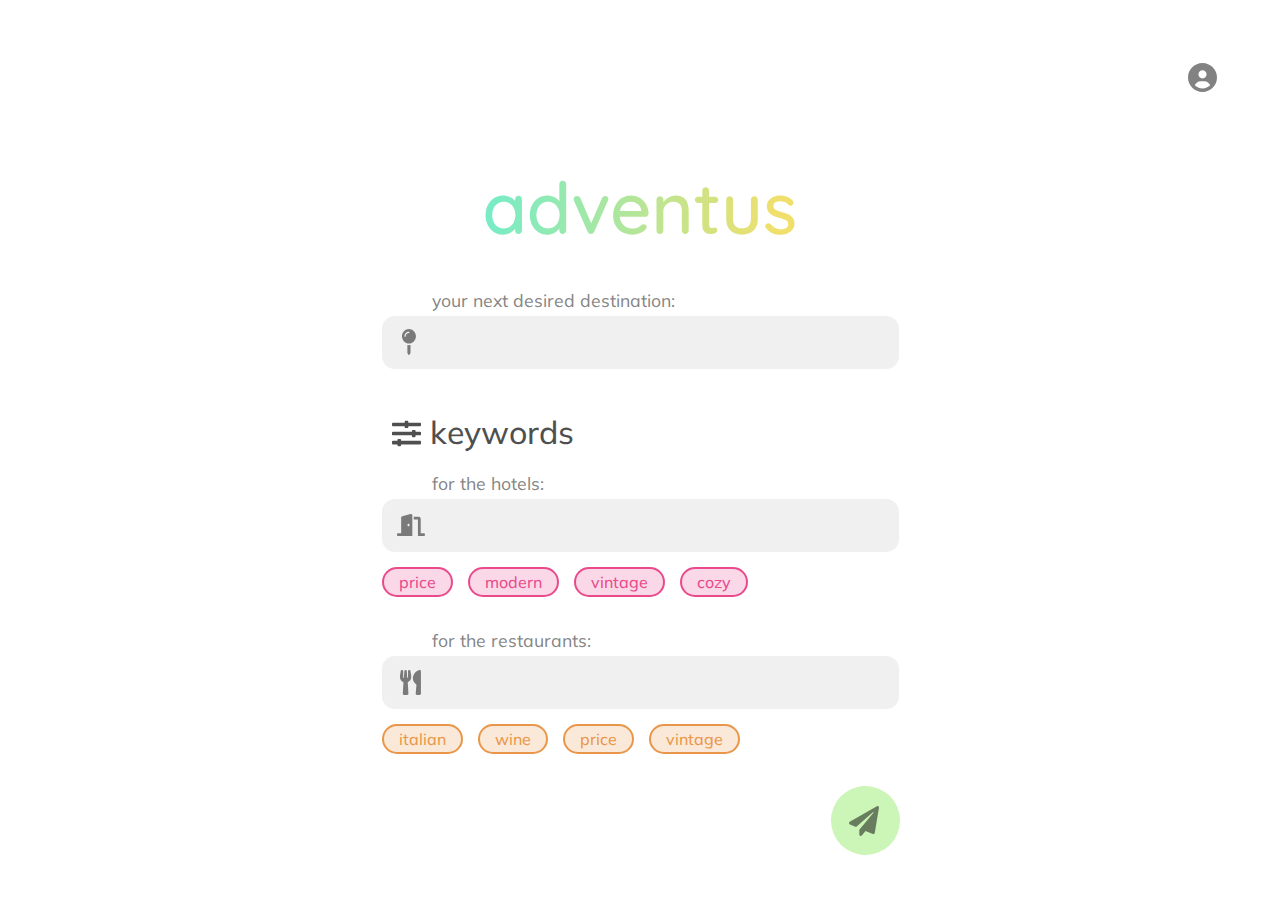
<file: index.html>
<!DOCTYPE html>
<head>
    <link rel="stylesheet" href="css/style.css?v=18">
    <link rel="icon" href="drawables/favicon.png">
    <link rel="manifest" href="/manifest.json?v=5">
    <link rel="apple-touch-icon" href="drawables/ios-favicon.png">
    <script src="js/jquery-3.6.0.min.js"></script>
    <script src="js/adventus-common.js?v=4"></script>
    <meta charset="UTF-8">
    <meta name="viewport" content="width=device-width, initial-scale=0.8, user-scalable=no">
    <meta http-equiv="cache-control" content="max-age=0" />
    <meta http-equiv="cache-control" content="no-store" />
    <meta http-equiv="expires" content="-1" />
    <meta http-equiv="expires" content="Tue, 01 Jan 1980 1:00:00 GMT" />
    <meta http-equiv="pragma" content="no-cache" />
    <title>Adventus</title>
</head>
<body>
    <a href="#" id="actionbar-info" class="actionbar-info" onclick="$('.user-menu').toggleClass('element-hidden'); $('.cover-main-content').toggleClass('element-visible'); return false;"></a>
    <div class="cover-main-content" onclick="$('#user-menu').addClass('element-hidden'); $('.cover-main-content').removeClass('element-visible');"></div>

    <div class="user-menu element-hidden" id="user-menu">
        <input id="login-email" type="email" placeholder="E-mail" class="login-input">
        <input id="login-password" type="password" placeholder="Password" class="login-input">
        <button onclick="login();" class="login-button" style="margin-right: 4px;">Login</button>
        <button onclick="location.href='/register';" class="login-button" style="margin-left: 7.5px;">Register</button>
        <div style="text-align: center; width: 100%; margin-top: 4px; color: rgb(104, 104, 104);"><a href="/forgot_password" style="font-size: 0.8em;">Forgot Password?</a></div>
    </div>

    <div class="landing-container landing-neg-space" id="landing-container">
        <div class="center-h" style="margin-bottom: 50px;">
            <img src="drawables/adventus.svg" id="main-logo" onclick="hideResults(); return false;" />
        </div>

        <div id="page-zero">
            <label for="textbox-dest" style="margin-left: 92px; font-size: 1.1em; color: #0000007d;">
                your next desired destination:
            </label>
            <div class="center-h autocomplete" style="margin-top: 5px;">
                <input type="text" id="textbox-dest" class="textbox-dest" autocomplete="off" />
            </div>

            <div style="margin-bottom: -22px;" class="keywords">
                <img src="drawables/sliders-h-solid.svg" style="margin-top: 50px; vertical-align:middle; margin-bottom: 46px;" />
                <p style="font-size: 2em; vertical-align:middle; display:inline; margin-left: 5px; color: #000000b0;">keywords</p>
            </div>
            <div style="margin-bottom: 32px;">
                <label for="textbox-prefhotel" style="margin-left: 92px; font-size: 1.1em; color: #0000007d;">
                    for the hotels:
                </label>
                <div class="center-h" style="margin-top: 5px; margin-bottom: 15px;">
                    <input type="text" id="textbox-prefhotel" class="textbox-prefhotel" />
                </div>
                <div style="display: flex;" class="suggestions">
                    <div class="suggestion sg-purple">price</div>
                    <div class="suggestion sg-purple">modern</div>
                    <div class="suggestion sg-purple">vintage</div>
                    <div class="suggestion sg-purple">cozy</div>
                </div>
            </div>

            <div style="margin-bottom: 32px;">
                <label for="textbox-prefrestaurant" style="margin-left: 92px; font-size: 1.1em; color: #0000007d;">
                    for the restaurants:
                </label>
                <div class="center-h" style="margin-top: 5px; margin-bottom: 15px;">
                    <input type="text" id="textbox-prefrestaurant" class="textbox-prefrestaurant" />
                </div>
                <div style="display: flex;" class="suggestions">
                    <div class="suggestion sg-orange">italian</div>
                    <div class="suggestion sg-orange">wine</div>
                    <div class="suggestion sg-orange">price</div>
                    <div class="suggestion sg-orange">vintage</div>
                </div>
            </div>

            <div style="display: flex; float: right; margin-right: 40px; margin-bottom: 55px;" id="search-button">
                <div id="search-text-bg" onclick="displayResults();"><p id="search-text">search</p></div>
                <a href="#" onclick="displayResults(); return false;"><img src="drawables/fab_send.svg" id="search-icon" /></a>
            </div>
        </div>
    </div>

    <div id="results-page">
        <a href="#" class="actionbar-back" onclick="hideResults(); return false;"></a>
        <div id="results-contents">
            <p id="location-label"></p>
            <div class="category-tabs">
                <a href="#" id="tab-hotels" class="category-tab tab-selected" onclick="loadTab('hotels'); return false;">HOTELS</a>
                <a href="#" id="tab-restaurants" class="category-tab" onclick="loadTab('restaurants'); return false;">RESTAURANTS</a>
            </div>
            <div id="loading-indicator">
                <div class="lds-ellipsis"><div></div><div></div><div></div><div></div></div>
                <p style="margin-bottom: 17.5px" id="loading-text">Comparing the best rated objects for your desired destination...</p>
            </div>
            <div id="object-container"></div>
        </div>
    </div>

    <script defer>
        let params = new URLSearchParams(location.search);
        
        var locationQuery = params.get("q");
        var hotelPrefs = params.get("hotels");
        var restaurantPrefs = params.get("restaurants");

        $('#textbox-dest').val(locationQuery);
        $('#textbox-prefhotel').val(hotelPrefs);
        $('#textbox-prefrestaurant').val(restaurantPrefs);

        if (locationQuery != null && locationQuery.length > 0) displayResults();

        authenticate();

        function setQueryVars() {
            locationQuery = $('#textbox-dest').val().replaceAll('/', ' ').replaceAll('\\', ' ');
            $('#location-label').text(locationQuery);
            hotelPrefs = $('#textbox-prefhotel').val().replaceAll('/', ' ').replaceAll('\\', ' ');
            restaurantPrefs = $('#textbox-prefrestaurant').val().replaceAll('/', ' ').replaceAll('\\', ' ');
        }

        var hotelsDom = '';
        var restaurantsDom = '';
        var resultsFound = false;
        var shouldLoadRestaurants = false;
        var loggedIn = false;
        var timeoutError;
        function displayResults() {
            hotelsDom = '';
            restaurantsDom = '';

            $('#landing-container').addClass('landing-hidden');
            $('#results-page').addClass('results-shown');
            setTimeout(function () {
                $('#landing-hidden').css('display', 'none');
            }, 500);
            setTimeout(function () {
                $('#search-button').css('display', 'none');
            }, 370);

            setQueryVars();
            window.history.pushState('data', "Adventus", 'index.html?q=' + locationQuery + '&hotels=' + hotelPrefs + '&restaurants=' + restaurantPrefs);

            var locationSplit = locationQuery.split(',').map(function (s) {return s.trim()});
            var city = locationSplit.slice(0, -1).join(',');
            var country = locationSplit.slice(-1);
            resultsFound = false;

            timeoutError = setTimeout(function() {
                if (resultsFound == false) {
                    $('#loading-indicator').addClass('element-hidden');
                }
            }, 10000);
            
            $.getJSON(serverUrl + 'findhotels/customsearch/' + locationQuery + '/' + hotelPrefs + '/?format=json', function(data) {
                $('#loading-indicator').addClass('element-hidden');
                clearTimeout(timeoutError);
                setTimeout(function() {
                    for (let hotel of data) {
                        resultsFound = true;
                        let starRatingHtml = '<div class="obj-star-ratings">';
                        for (let i = 0; i < hotel['starRating']; i++)
                        {
                            starRatingHtml += '<img src="drawables/star_icon.svg" style="height: 15px; margin-right: 20px;">';
                        }
                        if (hotel['starRating'] == null) 
                        {
                            starRatingHtml += '<img src="drawables/star_icon.svg" style="height: 15px; margin-right: 20px; opacity: 0;">';
                        }
                        starRatingHtml += '</div>';
                        let picUrl = hotel['linkToBookingPic'];
                        if (picUrl === "") picUrl = 'drawables/star_icon.svg" style="opacity: 0;';
                        let htmlDom = '<a href="' + hotel['bookingLink'] + '" target="_blank"><div class="result-card"><img src="' + picUrl + '" class="obj-thumb"><div class="obj-description"><p style="font-weight: bold; font-size: 1.6em; text-overflow: ellipsis; overflow: hidden; width: auto; height: 1.3em; white-space: nowrap;">' + hotel['name'] + '</p>' + starRatingHtml + '<a href="#" class="like-button" onclick="likeHotel(' + hotel['id'] + '); return false;"><img src="drawables/heart-' + (favHotels.includes(hotel['id']) ? 'on' : 'off') + '.svg" id="like_img_' + hotel['id'] + '"></a><img src="drawables/booking_redirect_button_mac.png?v=2" height="23px"></div></div></a>';
                        if (shouldLoadRestaurants == false) $('#object-container').append(htmlDom);
                        hotelsDom += htmlDom;
                    }
                }, 300);
            });

            $.getJSON(serverUrl + 'findrestaurants/customsearch/' + locationQuery + '/' + restaurantPrefs + '/?format=json', function(data) {
                for (let restaurant of data) {
                    resultsFound = true;
                    let starRatingHtml = '<div class="obj-star-ratings">';
                    starRatingHtml += '<img src="drawables/star_icon.svg" style="height: 15px; margin-right: 20px; opacity: 0;">';
                    starRatingHtml += '</div>';
                    let picUrl = restaurant['linkToTripadvisorPic'];
                    if (picUrl === "") picUrl = 'drawables/star_icon.svg" style="opacity: 0;';
                    let htmlDom = '<a href="' + restaurant['tripadvisorLink'] + '" target="_blank"><div class="result-card"><img src="' + picUrl + '" class="obj-thumb"><div class="obj-description"><p style="font-weight: bold; font-size: 1.6em; text-overflow: ellipsis; overflow: hidden; width: auto; height: 1.3em; white-space: nowrap;">' + restaurant['name'] + '</p>' + starRatingHtml + '<a href="#" class="like-button" onclick="likeRestaurant(' + restaurant['id'] + '); return false;"><img src="drawables/heart-' + (favRestaurants.includes(restaurant['id']) ? 'on' : 'off') + '.svg" id="like_rst_img_' + restaurant['id'] + '"></a><img src="drawables/tripadvisor_redirect_button.png" height="23px"></div></div></a>';
                    restaurantsDom += htmlDom;
                }
                if (shouldLoadRestaurants == true) $('#object-container').append(restaurantsDom);
            });
        }
        function loadTab(selectedTab) {
            $('#location-label').text(locationQuery);
            if (selectedTab == 'hotels') {
                $('#tab-hotels').addClass('tab-selected');
                $('#tab-restaurants').removeClass('tab-selected');
                $('#object-container').html(hotelsDom);
                shouldLoadRestaurants = false;
            }
            else if (selectedTab == 'restaurants') {
                $('#tab-hotels').removeClass('tab-selected');
                $('#tab-restaurants').addClass('tab-selected');
                $('#object-container').html(restaurantsDom);
                shouldLoadRestaurants = true;
                if (restaurantsDom === "") 
                {
                    $('#loading-indicator').removeClass('element-hidden');
                    displayResults();
                }
            }

        }
        function hideResults() {
            $('#landing-container').removeClass('landing-hidden');
            $('#results-page').removeClass('results-shown');
            $('#loading-indicator').removeClass('element-hidden');
            $('#search-button').css('display', 'flex');
            shouldLoadRestaurants = false;
            setTimeout(function () {
                $('#landing-hidden').css('display', 'block');
                $('#results-contents').html('<p id="location-label"></p><div class="category-tabs"><a href="#" id="tab-hotels" class="category-tab tab-selected" onclick="loadTab(\'hotels\'); return false;">HOTELS</a><a href="#" id="tab-restaurants" class="category-tab" onclick="loadTab(\'restaurants\'); return false;">RESTAURANTS</a></div><div id="loading-indicator"><div class="lds-ellipsis"><div></div><div></div><div></div><div></div></div><p style="margin-bottom: 17.5px" id="loading-text">Comparing the best rated hotels for your desired destination...</p></div><div id="object-container"></div>');
            }, 500);
        }
        function login() {
            let email = $('#login-email').val();
            let password = $('#login-password').val();

            $.post(serverUrl + 'api/token/', { 'email': email, 'password': password }, function(data, textStatus) {
                setCookie('user_tkn', data['access'], 7);
                authenticate();
            }, "json").fail(function (xhr, status, error) {
                alert(JSON.parse(xhr.responseText).detail);
            });
        }
        
        var favHotels = [];
        var favRestaurants = [];
        function authenticate(mandatoryCheck = true) {
            if (mandatoryCheck) {
                $.ajax({url: serverUrl + 'profile/', type: 'GET', data: {}, beforeSend: function (xhr) {
                    xhr.setRequestHeader('Authorization', 'Bearer ' + getCookie('user_tkn'));
                }, success: function(data, textStatus) {
                    loggedIn = true;
                    $('.user-menu').html(generateUserMenu(data['first_name'], data['last_name']));
                    setCookie('is_business', data['isBusinessClient'], 7);
                    setCookie('user_first_name', data['first_name'], 7);
                    setCookie('user_last_name', data['last_name'], 7);
                    $.ajax({url: serverUrl + 'favourite_hotels/', type: 'GET', data: {}, beforeSend: function (xhr) {
                        xhr.setRequestHeader('Authorization', 'Bearer ' + getCookie('user_tkn'));
                    }, success: function(data, textStatus) {
                        for (let hotel of data) {
                            favHotels.push(hotel['id']);
                        }
                    }});
                    $.ajax({url: serverUrl + 'favourite_restaurants/', type: 'GET', data: {}, beforeSend: function (xhr) {
                        xhr.setRequestHeader('Authorization', 'Bearer ' + getCookie('user_tkn'));
                    }, success: function(data, textStatus) {
                        for (let restaurant of data) {
                            favRestaurants.push(restaurant['id']);
                        }
                    }});
                }, fail: function(xhr, status, error) {
                    authenticated = false;
                    return;
                }});
            }
            if (mandatoryCheck == false) { $('.user-menu').html(generateUserMenu(getCookie('user_first_name'), getCookie('user_last_name'))); loggedIn = true; }
        }
        function likeHotel(id) {
            if (loggedIn == false) {
                alert('You must be logged in to like an object.');
                return;
            }
            if (favHotels.includes(id)) {
                $.ajax({url: serverUrl + 'remove_from_favourites/', type: 'POST', data: { 'obj_id': id }, beforeSend: function (xhr) {
                    xhr.setRequestHeader('Authorization', 'Bearer ' + getCookie('user_tkn'));
                }, success: function(data, textStatus) {
                    $('#like_img_' + id).attr('src', 'drawables/heart-off.svg');
                    favHotels = favHotels.filter(e => e !== id);
                }, fail: function (xhr, status, error) {
                    alert(JSON.parse(xhr.responseText).detail);
                }});
            }
            else {
                $.ajax({url: serverUrl + 'add_to_favourites/', type: 'POST', data: { 'obj_id': id }, beforeSend: function (xhr) {
                    xhr.setRequestHeader('Authorization', 'Bearer ' + getCookie('user_tkn'));
                }, success: function(data, textStatus) {
                    $('#like_img_' + id).attr('src', 'drawables/heart-on.svg');
                    favHotels.push(id);
                }, fail: function (xhr, status, error) {
                    alert(JSON.parse(xhr.responseText).detail);
                }});
            }
        }
        function likeRestaurant(id) {
            if (loggedIn == false) {
                alert('You must be logged in to like an object.');
                return;
            }
            if (favRestaurants.includes(id)) {
                $.ajax({url: serverUrl + 'remove_from_favourite_restaurants/', type: 'POST', data: { 'obj_id': id }, beforeSend: function (xhr) {
                    xhr.setRequestHeader('Authorization', 'Bearer ' + getCookie('user_tkn'));
                }, success: function(data, textStatus) {
                    $('#like_rst_img_' + id).attr('src', 'drawables/heart-off.svg');
                    favRestaurants = favRestaurants.filter(e => e !== id);
                }, fail: function (xhr, status, error) {
                    alert(JSON.parse(xhr.responseText).detail);
                }});
            }
            else {
                $.ajax({url: serverUrl + 'add_to_favourite_restaurants/', type: 'POST', data: { 'obj_id': id }, beforeSend: function (xhr) {
                    xhr.setRequestHeader('Authorization', 'Bearer ' + getCookie('user_tkn'));
                }, success: function(data, textStatus) {
                    $('#like_rst_img_' + id).attr('src', 'drawables/heart-on.svg');
                    favRestaurants.push(id);
                }, fail: function (xhr, status, error) {
                    alert(JSON.parse(xhr.responseText).detail);
                }});
            }
        }
        $('.sg-purple').click(function() {
            var newHotelPrefs = $('#textbox-prefhotel').val();
            if (newHotelPrefs.length > 0 && !newHotelPrefs.endsWith(" ")) newHotelPrefs += " ";
            newHotelPrefs += $(this).text();
            $('#textbox-prefhotel').val(newHotelPrefs);
        });
        $('.sg-orange').click(function() {
            var newRestaurantPrefs = $('#textbox-prefrestaurant').val();
            if (newRestaurantPrefs.length > 0 && !newRestaurantPrefs.endsWith(" ")) newRestaurantPrefs += " ";
            newRestaurantPrefs += $(this).text();
            $('#textbox-prefrestaurant').val(newRestaurantPrefs);
        });
        $('#page-zero').keydown(function(event) {
            if (event.keyCode === 13) {
                displayResults();
            }
        });
        $('.user-menu').keydown(function(event) {
            if (event.keyCode === 13) {
                login();
            }
        });
        window.addEventListener('mousedown', function(e){   
            if (!(document.getElementById('user-menu').contains(e.target) || document.getElementById('actionbar-info').contains(e.target)) && !($('#user-menu').hasClass('element-hidden'))) {
                $('#user-menu').addClass('element-hidden');
                $('.cover-main-content').removeClass('element-visible');
            }
        });
        window.addEventListener('touchend', function(e){   
            if (!(document.getElementById('user-menu').contains(e.target) || document.getElementById('actionbar-info').contains(e.target)) && !($('#user-menu').hasClass('element-hidden'))) {
                $('#user-menu').addClass('element-hidden');
                $('.cover-main-content').removeClass('element-visible');
            }
            if (document.getElementById('search-button').contains(e.target)) {
                displayResults();
            }
        });

    </script>
</body>
</file>
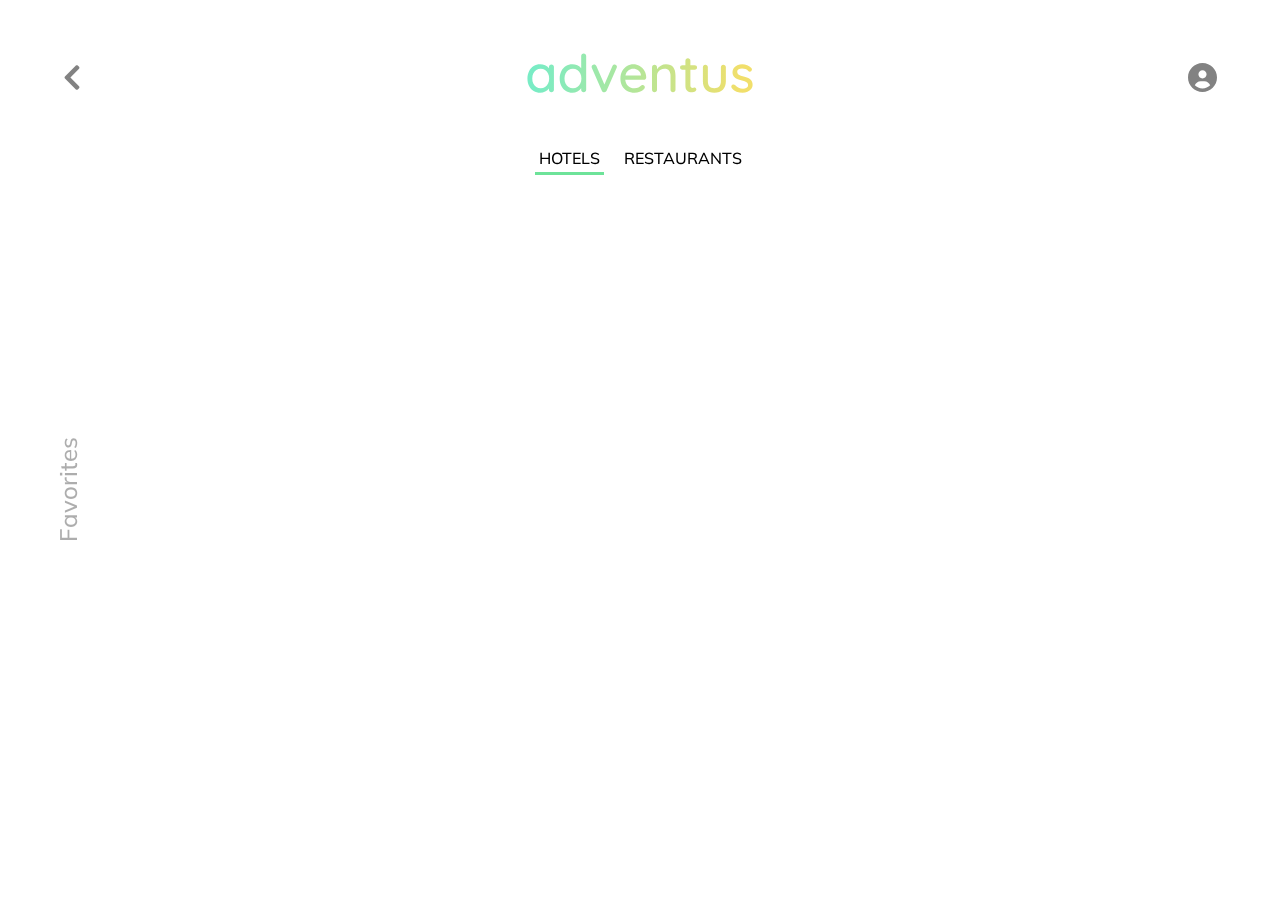
<file: favorites.html>
<!DOCTYPE html>
<head>
    <link rel="stylesheet" href="css/style.css?v=17">
    <link rel="icon" href="drawables/favicon.png">
    <link rel="manifest" href="/manifest.json?v=5">
    <link rel="apple-touch-icon" href="drawables/ios-favicon.png">
    <script src="js/jquery-3.6.0.min.js"></script>
    <script src="js/adventus-common.js?v=4"></script>
    <meta charset="UTF-8">
    <meta name="viewport" content="width=device-width, initial-scale=0.8, user-scalable=no">
    <meta http-equiv="cache-control" content="max-age=0" />
    <meta http-equiv="cache-control" content="no-store" />
    <meta http-equiv="expires" content="-1" />
    <meta http-equiv="expires" content="Tue, 01 Jan 1980 1:00:00 GMT" />
    <meta http-equiv="pragma" content="no-cache" />
    <title>Adventus</title>
</head>
<body>
    <a href="#" class="actionbar-back" onclick="history.back(); return false;" style="opacity: 1; display: block;"></a>
    <a href="#" id="actionbar-info" class="actionbar-info" onclick="$('.user-menu').toggleClass('element-hidden'); $('.cover-main-content').toggleClass('element-visible'); return false;"></a>
    <div class="cover-main-content" onclick="$('#user-menu').addClass('element-hidden'); $('.cover-main-content').removeClass('element-visible');"></div>
    <div class="user-menu element-hidden" id="user-menu"></div>

    <div class="landing-hidden landing-neg-space" id="landing-container">
        <div class="center-h" style="margin-bottom: 50px;">
            <img src="drawables/adventus.svg" id="main-logo" onclick="location.href='/'; return false;" />
        </div>


        <div id="results-page">
            <div id="results-contents" style="margin-top: 0; ">
                <p id="location-label">Favorites</p>
                <div class="category-tabs">
                    <a href="#" id="tab-hotels" class="category-tab tab-selected" onclick="loadTab('hotels'); return false;">HOTELS</a>
                    <a href="#" id="tab-restaurants" class="category-tab" onclick="loadTab('restaurants'); return false;">RESTAURANTS</a>
                </div>
                <div id="object-container" style="margin-top: 6.55em;"></div>
            </div>
        </div>

    </div>

    <script defer>
        authenticate();

        function login() {
            let email = $('#login-email').val();
            let password = $('#login-password').val();

            $.post(serverUrl + 'api/token/', { 'email': email, 'password': password }, function(data, textStatus) {
                setCookie('user_tkn', data['access'], 7);
                authenticate();
            }, "json").fail(function (xhr, status, error) {
                alert(JSON.parse(xhr.responseText).detail);
            });
        }
        
        var hotelsDom = '';
        var restaurantsDom = '';
        var favHotels = [];
        var favRestaurants = [];
        function authenticate() {
            $('#results-page').addClass('results-shown');

            $.ajax({url: serverUrl + 'profile/', type: 'GET', data: {}, beforeSend: function (xhr) {
                xhr.setRequestHeader('Authorization', 'Bearer ' + getCookie('user_tkn'));
            }, success: function(data, textStatus) {
                $('.user-menu').html(generateUserMenu(data['first_name'], data['last_name']));

                let hotelsFound = false;
                $.ajax({url: serverUrl + 'favourite_hotels/', type: 'GET', data: {}, beforeSend: function (xhr) {
                    xhr.setRequestHeader('Authorization', 'Bearer ' + getCookie('user_tkn'));
                }, success: function(data, textStatus) {
                    for (let hotel of data) {
                        favHotels.push(hotel['id']);
                        hotelsFound = true;
                        let starRatingHtml = '<div class="obj-star-ratings">';
                        for (let i = 0; i < hotel['starRating']; i++)
                        {
                            starRatingHtml += '<img src="drawables/star_icon.svg" style="height: 15px; margin-right: 20px;">';
                        }
                        if (hotel['starRating'] == null) 
                        {
                            starRatingHtml += '<img src="drawables/star_icon.svg" style="height: 15px; margin-right: 20px; opacity: 0;">';
                        }
                        starRatingHtml += '</div>';
                        let picUrl = hotel['linkToBookingPic'];
                        if (picUrl === "") picUrl = 'drawables/star_icon.svg" style="opacity: 0;';
                        hotelsDom += '<a href="' + hotel['bookingLink'] + '" target="_blank"><div class="result-card"><img src="' + picUrl + '" class="obj-thumb"><div class="obj-description"><p style="font-weight: bold; font-size: 1.6em; text-overflow: ellipsis; overflow: hidden; width: auto; height: 1.3em; white-space: nowrap;">' + hotel['name'] + '</p>' + starRatingHtml + '<a href="#" class="like-button" onclick="likeHotel(' + hotel['id'] + '); return false;"><img src="drawables/heart-' + (favHotels.includes(hotel['id']) ? 'on' : 'off') + '.svg" id="like_img_' + hotel['id'] + '"></a><img src="drawables/booking_redirect_button_mac.png?v=2" height="23px"></div></div></a>';
                    }
                    if (hotelsFound == false) {
                        hotelsDom.append('<p style="text-align: center; color: rgba(0, 0, 0, 0.32); font-size: 1.5em;">No favorite hotels found</p>');
                    }
                    $('#object-container').html(hotelsDom);
                }});

                let restaurantsFound = false;
                $.ajax({url: serverUrl + 'favourite_restaurants/', type: 'GET', data: {}, beforeSend: function (xhr) {
                    xhr.setRequestHeader('Authorization', 'Bearer ' + getCookie('user_tkn'));
                }, success: function(data, textStatus) {
                    for (let restaurant of data) {
                        favRestaurants.push(restaurant['id']);
                        restaurantsFound = true;
                        let starRatingHtml = '<div class="obj-star-ratings">';
                        for (let i = 0; i < restaurant['starRating']; i++)
                        {
                            starRatingHtml += '<img src="drawables/star_icon.svg" style="height: 15px; margin-right: 20px;">';
                        }
                        if (restaurant['starRating'] == null) 
                        {
                            starRatingHtml += '<img src="drawables/star_icon.svg" style="height: 15px; margin-right: 20px; opacity: 0;">';
                        }
                        starRatingHtml += '</div>';
                        let picUrl = restaurant['linkToTripadvisorPic'];
                        if (picUrl === "") picUrl = 'drawables/star_icon.svg" style="opacity: 0;';
                        restaurantsDom += '<a href="' + restaurant['tripadvisorLink'] + '" target="_blank"><div class="result-card"><img src="' + picUrl + '" class="obj-thumb"><div class="obj-description"><p style="font-weight: bold; font-size: 1.6em; text-overflow: ellipsis; overflow: hidden; width: auto; height: 1.3em; white-space: nowrap;">' + restaurant['name'] + '</p>' + starRatingHtml + '<a href="#" class="like-button" onclick="likeHotel(' + restaurant['id'] + '); return false;"><img src="drawables/heart-' + (favRestaurants.includes(restaurant['id']) ? 'on' : 'off') + '.svg" id="like_img_' + restaurant['id'] + '"></a><img src="drawables/tripadvisor_redirect_button.png" height="23px"></div></div></a>';
                    }
                    if (restaurantsFound == false) {
                        restaurantsDom.append('<p style="text-align: center; color: rgba(0, 0, 0, 0.32); font-size: 1.5em;">No favorite restaurants found</p>');
                    }
                }});
            }, fail: function(xhr, status, error) {
                location.href = '/';
            }});
        }
        function likeHotel(id) {
            if (favHotels.includes(id)) {
                $.ajax({url: serverUrl + 'remove_from_favourites/', type: 'POST', data: { 'obj_id': id }, beforeSend: function (xhr) {
                    xhr.setRequestHeader('Authorization', 'Bearer ' + getCookie('user_tkn'));
                }, success: function(data, textStatus) {
                    $('#like_img_' + id).attr('src', 'drawables/heart-off.svg');
                    favHotels = favHotels.filter(e => e !== id);
                }, fail: function (xhr, status, error) {
                    alert(JSON.parse(xhr.responseText).detail);
                }});
            }
            else {
                $.ajax({url: serverUrl + 'add_to_favourites/', type: 'POST', data: { 'obj_id': id }, beforeSend: function (xhr) {
                    xhr.setRequestHeader('Authorization', 'Bearer ' + getCookie('user_tkn'));
                }, success: function(data, textStatus) {
                    $('#like_img_' + id).attr('src', 'drawables/heart-on.svg');
                    favHotels.push(id);
                }, fail: function (xhr, status, error) {
                    alert(JSON.parse(xhr.responseText).detail);
                }});
            }
        }
        function loadTab(selectedTab) {
            if (selectedTab == 'hotels') {
                $('#tab-hotels').addClass('tab-selected');
                $('#tab-restaurants').removeClass('tab-selected');
                $('#object-container').html(hotelsDom);
            }
            else if (selectedTab == 'restaurants') {
                $('#tab-hotels').removeClass('tab-selected');
                $('#tab-restaurants').addClass('tab-selected');
                $('#object-container').html(restaurantsDom);
            }

        }

    </script>
</body>
</file>
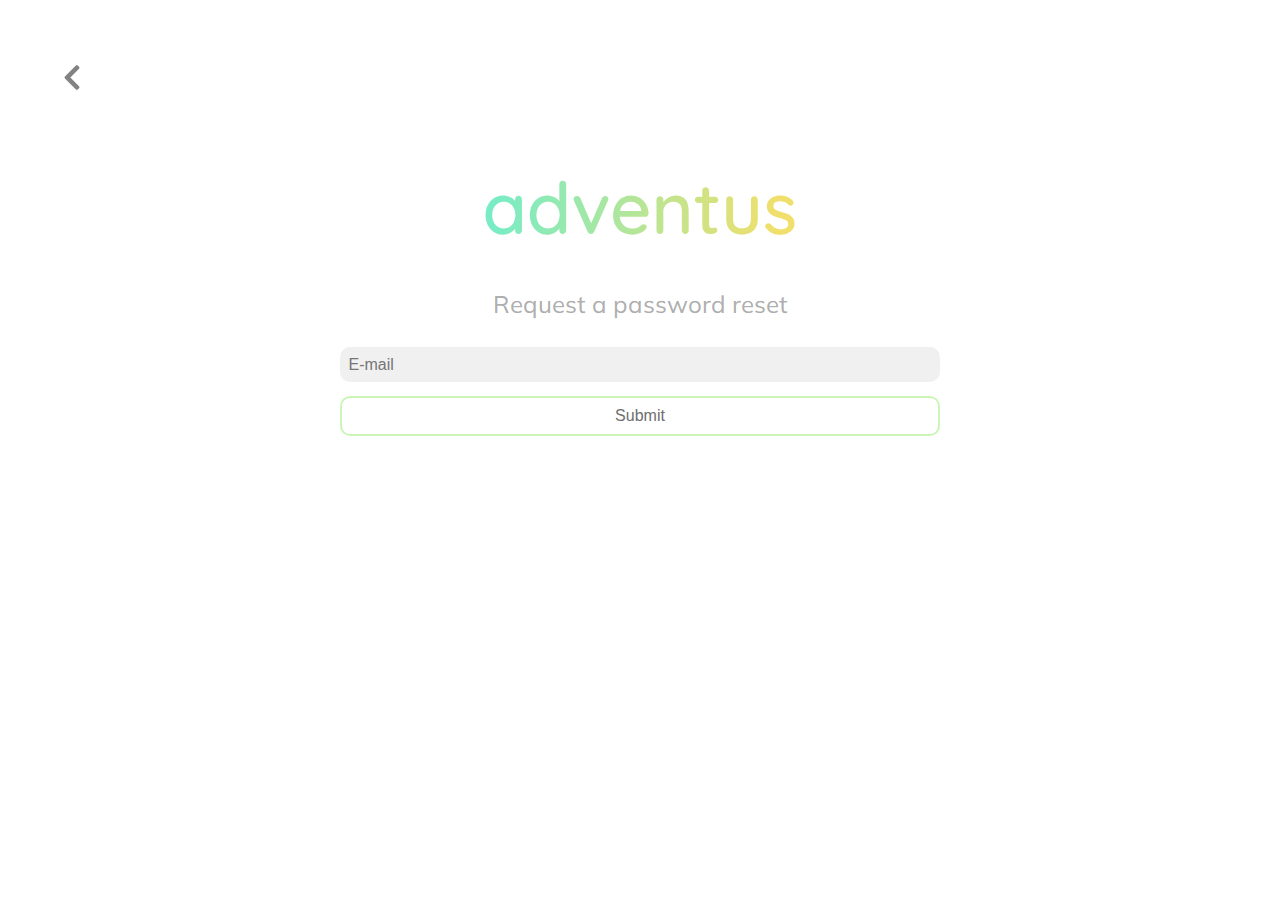
<file: forgot_password.html>
<!DOCTYPE html>
<head>
    <link rel="stylesheet" href="css/style.css?v=17">
    <link rel="icon" href="drawables/favicon.png">
    <link rel="manifest" href="/manifest.json?v=5">
    <link rel="apple-touch-icon" href="drawables/ios-favicon.png">
    <script src="js/jquery-3.6.0.min.js"></script>
    <script src="js/adventus-common.js?v=4"></script>
    <meta charset="UTF-8">
    <meta name="viewport" content="width=device-width, initial-scale=0.8, user-scalable=no">
    <meta http-equiv="cache-control" content="max-age=0" />
    <meta http-equiv="cache-control" content="no-store" />
    <meta http-equiv="expires" content="-1" />
    <meta http-equiv="expires" content="Tue, 01 Jan 1980 1:00:00 GMT" />
    <meta http-equiv="pragma" content="no-cache" />
    <title>Adventus</title>
</head>
<body>
    <a href="#" class="actionbar-back" onclick="history.back(); return false;" style="opacity: 1; display: block;"></a>

    <div class="landing-container landing-neg-space" id="landing-container">
        <div class="center-h" style="margin-bottom: 50px;">
            <img src="drawables/adventus.svg" id="main-logo" onclick="history.back(); return false;" />
        </div>

        <p style="text-align: center; color: rgba(0, 0, 0, 0.32); font-size: 1.5em;">Request a password reset</p>

        <div id="page-zero">
            <input id="login-email" type="email" placeholder="E-mail" class="login-input">
            <button onclick="requestPwReset();" class="login-button" style="width: 100%; height: 2.5em;">Submit</button>
        </div>
    </div>

    <script defer>
        authenticate();

        function requestPwReset() {
            let email = $('#login-email').val();

            $.post(serverUrl + 'api/password_reset/', { 'email': email }, function(data, textStatus) {
                alert('Password reset request sent. Check your E-mail inbox and follow the link to reset your password. You will now be returned to the home page.');
                location.href = '/';
            }, "json").fail(function (xhr, status, error) {
                alert('There is no registered user with that E-mail.');
            });
        }
        function authenticate() {
            $.ajax({url: serverUrl + 'profile/', type: 'GET', data: {}, beforeSend: function (xhr) {
                xhr.setRequestHeader('Authorization', 'Bearer ' + getCookie('user_tkn'));
            }, success: function(data, textStatus) {
                history.back();
            }, fail: function(xhr, status, error) {
                authenticated = false;
                return;
            }});
        }
        $('input[type=text]').keydown(function(event) {
            if (event.keyCode === 13) {
                requestPwReset();
            }
        });

    </script>
</body>
</file>
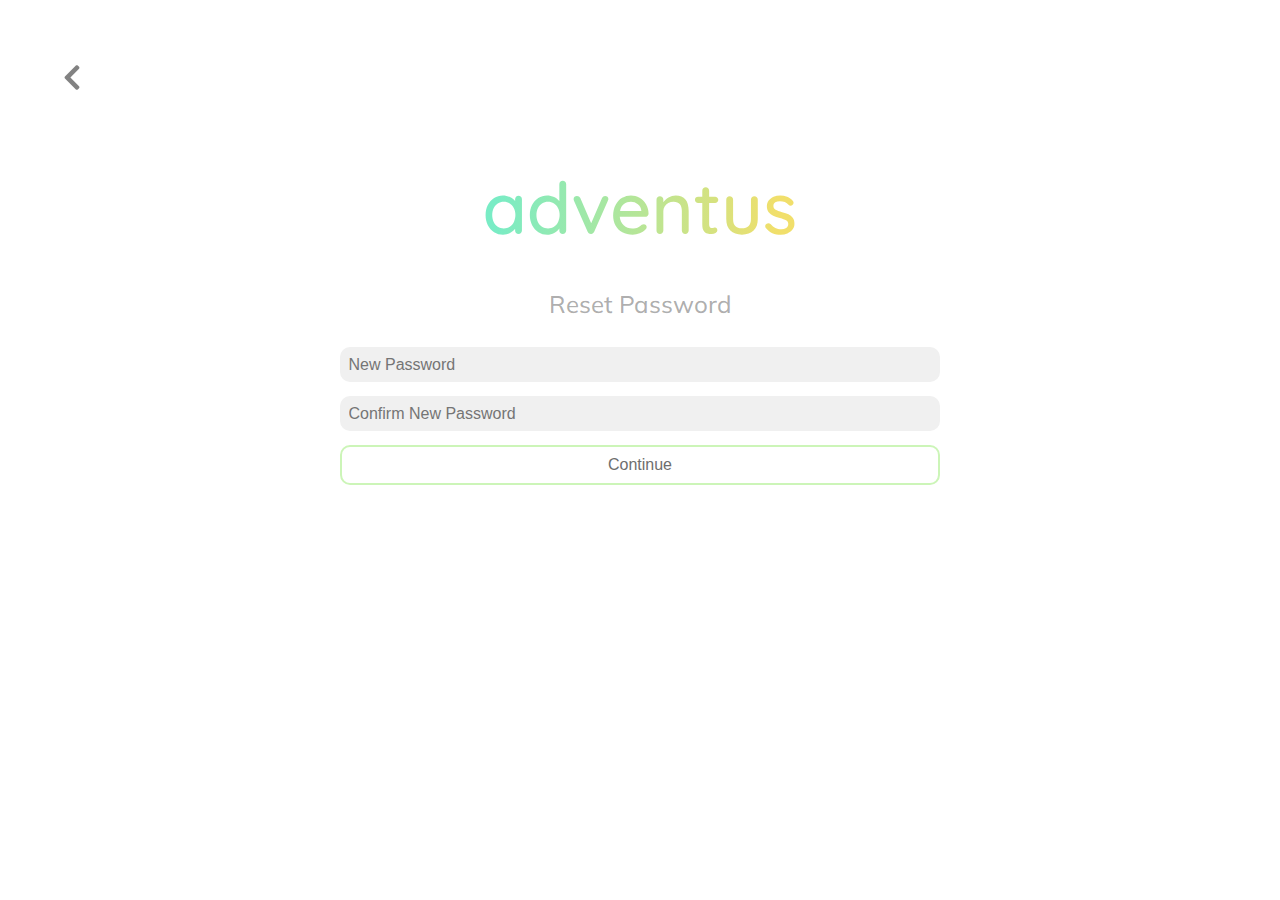
<file: password_reset.html>
<!DOCTYPE html>
<head>
    <link rel="stylesheet" href="css/style.css?v=17">
    <link rel="icon" href="drawables/favicon.png">
    <link rel="manifest" href="/manifest.json?v=5">
    <link rel="apple-touch-icon" href="drawables/ios-favicon.png">
    <script src="js/jquery-3.6.0.min.js"></script>
    <script src="js/adventus-common.js?v=4"></script>
    <meta charset="UTF-8">
    <meta name="viewport" content="width=device-width, initial-scale=0.8, user-scalable=no">
    <meta http-equiv="cache-control" content="max-age=0" />
    <meta http-equiv="cache-control" content="no-store" />
    <meta http-equiv="expires" content="-1" />
    <meta http-equiv="expires" content="Tue, 01 Jan 1980 1:00:00 GMT" />
    <meta http-equiv="pragma" content="no-cache" />
    <title>Adventus</title>
</head>
<body>
    <a href="#" class="actionbar-back" onclick="history.back(); return false;" style="opacity: 1; display: block;"></a>

    <div class="landing-container landing-neg-space" id="landing-container">
        <div class="center-h" style="margin-bottom: 50px;">
            <img src="drawables/adventus.svg" id="main-logo" onclick="history.back(); return false;" />
        </div>

        <p style="text-align: center; color: rgba(0, 0, 0, 0.32); font-size: 1.5em;">Reset Password</p>

        <div id="page-zero">
            <input id="login-new-password" type="password" placeholder="New Password" class="login-input">
            <input id="login-confirm-password" type="password" placeholder="Confirm New Password" class="login-input">
            <button onclick="resetPassword();" class="login-button" style="width: 100%; height: 2.5em;">Continue</button>
        </div>
    </div>

    <script defer>
        authenticate();
        var params = new URLSearchParams(location.search);

        function resetPassword() {
            let password = $('#login-new-password').val();
            let password2 = $('#login-confirm-password').val();

            if (password !== password2) {
                alert('Passwords do not match.');
                return;
            }

            $.post(serverUrl + 'api/password_reset/confirm/', { 'password': password, 'token': params.get('token') }, function(data, textStatus) {
                alert('New password set successfully. You can now try logging in.');
                location.href = '/';
            }, "json").fail(function (xhr, status, error) {
                alert('Something went wrong. Try again with a new password reset request.');
            });
        }
        function authenticate() {
            $.ajax({url: serverUrl + 'profile/', type: 'GET', data: {}, beforeSend: function (xhr) {
                xhr.setRequestHeader('Authorization', 'Bearer ' + getCookie('user_tkn'));
            }, success: function(data, textStatus) {
                history.back();
            }, fail: function(xhr, status, error) {
                authenticated = false;
                return;
            }});
        }
        $('#page-zero').keydown(function(event) {
            if (event.keyCode === 13) {
                resetPassword();
            }
        });

    </script>
</body>
</file>
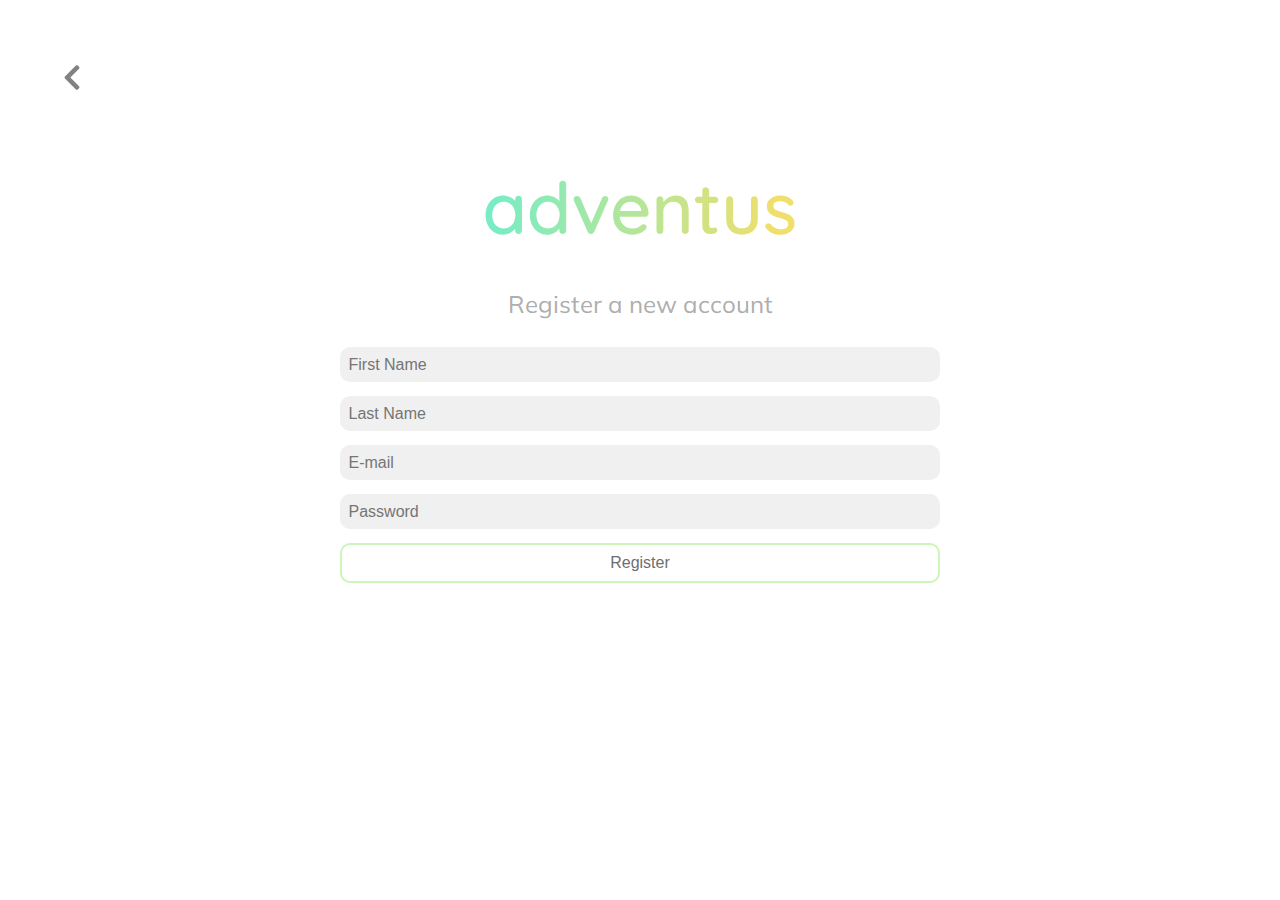
<file: register.html>
<!DOCTYPE html>
<head>
    <link rel="stylesheet" href="css/style.css?v=17">
    <link rel="icon" href="drawables/favicon.png">
    <link rel="manifest" href="/manifest.json?v=5">
    <link rel="apple-touch-icon" href="drawables/ios-favicon.png">
    <script src="js/jquery-3.6.0.min.js"></script>
    <script src="js/adventus-common.js?v=4"></script>
    <meta charset="UTF-8">
    <meta name="viewport" content="width=device-width, initial-scale=0.8, user-scalable=no">
    <meta http-equiv="cache-control" content="max-age=0" />
    <meta http-equiv="cache-control" content="no-store" />
    <meta http-equiv="expires" content="-1" />
    <meta http-equiv="expires" content="Tue, 01 Jan 1980 1:00:00 GMT" />
    <meta http-equiv="pragma" content="no-cache" />
    <title>Adventus</title>
</head>
<body>
    <a href="#" class="actionbar-back" onclick="history.back(); return false;" style="opacity: 1; display: block;"></a>

    <div class="landing-container landing-neg-space" id="landing-container">
        <div class="center-h" style="margin-bottom: 50px;">
            <img src="drawables/adventus.svg" id="main-logo" onclick="history.back(); return false;" />
        </div>

        <p style="text-align: center; color: rgba(0, 0, 0, 0.32); font-size: 1.5em;">Register a new account</p>

        <div id="page-zero">
            <input id="login-first-name" type="text" placeholder="First Name" class="login-input">
            <input id="login-last-name" type="text" placeholder="Last Name" class="login-input">
            <input id="login-email" type="email" placeholder="E-mail" class="login-input">
            <input id="login-password" type="password" placeholder="Password" class="login-input">
            <button onclick="register();" class="login-button" style="width: 100%; height: 2.5em;">Register</button>
        </div>
    </div>

    <script defer>
        authenticate();

        function register() {
            let firstName = $('#login-first-name').val();
            let lastName = $('#login-last-name').val();
            let email = $('#login-email').val();
            let password = $('#login-password').val();

            $.post(serverUrl + 'register/', { 'email': email, 'password': password, 'first_name': firstName, 'last_name': lastName }, function(data, textStatus) {
                $.post(serverUrl + 'api/token/', { 'email': email, 'password': password }, function(data, textStatus) {
                    setCookie('user_tkn', data['access'], 7);
                    alert('Account created successfully. You will now be logged in automatically.');
                    location.href = '/';
                }, "json").fail(function (xhr, status, error) {
                    alert('An error occured');
                    location.href = '/';
                });
            }, "json").fail(function (xhr, status, error) {
                if (typeof JSON.parse(xhr.responseText).detail !== 'undefined') alert(JSON.parse(xhr.responseText).detail);
                else alert('Make sure you fill out the fields correctly.');
            });
        }
        function authenticate() {
            $.ajax({url: serverUrl + 'profile/', type: 'GET', data: {}, beforeSend: function (xhr) {
                xhr.setRequestHeader('Authorization', 'Bearer ' + getCookie('user_tkn'));
            }, success: function(data, textStatus) {
                history.back();
            }, fail: function(xhr, status, error) {
                authenticated = false;
                return;
            }});
        }
        $('#page-zero').keydown(function(event) {
            if (event.keyCode === 13) {
                register();
            }
        });

    </script>
</body>
</file>
<file: css/style.css>
@import url('https://fonts.googleapis.com/css2?family=Mulish&display=swap');
@import url('../fonts/Quicksand.css');

body {
    /** font-family: 'Quicksand', sans-serif; */
    font-family: 'Mulish', sans-serif;
    font-weight: 500;
    overflow-y: scroll;
}
button,
textarea,
input,
select,
a{
    -webkit-tap-highlight-color: rgba(0, 0, 0, 0);
    -webkit-tap-highlight-color: transparent;
}
.landing-container {
    margin: auto;
    width: 600px;
}
.center-h {
    text-align: center;
    display: block;
}
.landing-neg-space {
    margin-top: 20vh;
    transition: all .5s;
}
.landing-hidden {
    margin-top: 53px;
}
#main-logo {
    cursor: pointer;
    height: 55px;
    transition: all .5s;
}
.landing-hidden #main-logo {
    height: 40px;
}
.keywords {
    margin-left: 52px;
}
.suggestions {
    margin-left: 42px;
}
.textbox-dest {
    padding-left: 50px;
    background: url('../drawables/textbox_dest.svg');
    background-color: #F0F0F0;
    border: none;
    border-color: transparent;
    border-radius: 13px;
    height: 51px;
    width: 465px;
    font-size: 1.4em;
    background-repeat: no-repeat;
    background-size: contain;
    background-position-y: center;
}
.textbox-prefhotel {
    padding-left: 50px;
    background: url('../drawables/textbox_prefhotel.svg');
    background-color: #F0F0F0;
    border: none;
    border-color: transparent;
    border-radius: 13px;
    height: 51px;
    width: 465px;
    font-size: 1.4em;
    background-repeat: no-repeat;
    background-size: contain;
    background-position-y: center;
}
.textbox-prefrestaurant {
    padding-left: 50px;
    background: url('../drawables/textbox_prefrestaurant.svg');
    background-color: #F0F0F0;
    border: none;
    border-color: transparent;
    border-radius: 13px;
    height: 51px;
    width: 465px;
    font-size: 1.4em;
    background-repeat: no-repeat;
    background-size: contain;
    background-position-y: center;
}
.suggestion {
    box-sizing: border-box;
    border-radius: 21px;
    padding-top: 3px;
    padding-bottom: 3px;
    padding-left: 15px;
    padding-right: 15px;
    margin-right: 15px;
    cursor: pointer;
}
.sg-purple {
    background: rgba(231, 49, 125, 0.19);
    border: 2px solid rgba(231, 49, 125, 0.85);
    color: rgba(231, 49, 125, 0.85);
}
.sg-purple:hover {
    background: rgba(231, 49, 125, 0.85);
    border: 2px solid transparent;
    color: white;
}
.sg-orange {
    background: rgba(231, 136, 49, 0.19);
    border: 2px solid rgba(231, 136, 49, 0.85);
    color: rgba(231, 136, 49, 0.85);
}
.sg-orange:hover {
    background: rgba(231, 136, 49, 0.85);
    border: 2px solid transparent;
    color: white;
}
a {
    text-decoration: none;
}

#search-text-bg {
    height: 69px;
    line-height: 69px;
    width: 1px;
    display: block;
    transition: all .5s;
    background: #CCF5B8;
    color: rgba(0, 0, 0, 0.49);
    font-size: 20px;
    margin-right: -34.5px;
    border-top-left-radius: 69px;
    border-bottom-left-radius: 69px;
    /*z-index: -1;*/
    padding-left: 25px;
    cursor:pointer;
    pointer-events: auto;
}
#search-button:hover #search-text-bg {
    width: 105px;
    line-height: 69px;
    margin-right: -34.5px;
}
#search-text {
    margin: 0;
    opacity: 0;
    font-size: 10px;
    transition: all .37s ease-out;
}
#search-button:hover #search-text {
    opacity: 1;
    font-size: 22px;
}
#page-zero {
    transition: all .35s;
    visibility: visible;
    opacity: 1;
}
.landing-hidden #page-zero {
    visibility: hidden;
    opacity: 0;
    pointer-events: none;
}

.results-page {
    display: none;
    transition: all .5s ease-in;
}
.results-shown .results-page {
    display: block;
}
.actionbar-back {
    position: fixed;
    width: 18px;
    height: 29px;
    left: 63px;
    top: 63px;
    background: url('../drawables/actionbar_back.svg');
    background-repeat: no-repeat;
    background-size: contain;
    display: none;
    transition: all .5s ease-in;
}
.results-shown .actionbar-back {
    display: block;
}
.actionbar-info {
    position: absolute;
    width: 29px;
    height: 29px;
    right: 63px;
    top: 63px;
    background: url('../drawables/actionbar_user.svg');
    background-repeat: no-repeat;
    background-size: contain;
    transition: all .1s ease-in;
}
.actionbar-info:hover {
    box-shadow: 0px 0px 8px rgb(91 197 6 / 70%);
    border-radius: 18px;
}
#results-contents {
    display: none;
    transition: opacity .5s ease-in;
    width: calc(100% - 175px);
    margin-top: calc(-185px - 16rem);
    margin-left: 118px;
}
#results-contents a:link {
    color: #000;
}
#results-contents a:visited {
    color: rgb(126, 126, 126);
}
#results-contents a:hover {
    color: #73a836;
}
#results-contents a:active {
    color: #557c28;
}
#location-label {
    width: 60vh;

    position: fixed;
    font-style: normal;
    font-weight: 500;
    font-size: 24px; /*TODO: UPDATE!!!*/
    line-height: 30px; /*TODO: UPDATE!!!*/
    text-align: center;

    color: rgba(0, 0, 0, 0.32);

    transform: rotate(-90deg);
    left: 63px;
    top: 50vh;
    margin-left: calc(5px - 30vh);

    transition: all .5s, width 0s;
}
.results-shown #results-contents {
    display: block;
}

.result-card {
    background: #FFFFFF;
    box-shadow: 0px 0px 21px 2px rgba(0, 0, 0, 0.06);
    border-radius: 18px;
    height: 12.5rem;
    margin-left: 0px;
    margin-bottom: 45px;
}
.obj-thumb {
    border-top-left-radius: 18px;
    border-bottom-left-radius: 18px;
    height: 100%;
    width: 12.5rem;
    object-fit: cover;
    background-color: #bbb;
}
.obj-description {
    margin-top: -12.5rem;
    margin-left: 216px;
    margin-right: 16px;
}
.obj-star-ratings {
    margin-top: -0.8rem;
    margin-bottom: 2.7em;
}
.like-button {
    float: right;
    margin-top: -3.5px;
    margin-right: 20px;
}
/**@media screen and (max-width: 600px) {
    .landing-container {
        width: 100vw;
    }
}*/

.element-hidden {
    visibility: hidden !important;
    opacity: 0 !important;
    transition: visibility 0.3s, opacity 0.2s ease-in !important;
}
.user-menu {
    visibility: visible;
    opacity: 1;
    position: absolute;
    width: 300px;
    height: 153px;
    top: 107px;
    right: 45px;
    background: #fff;
    border-radius: 18px;
    box-shadow: 0px 3px 12px 2px rgba(0, 0, 0, 0.07);
    padding: 19px;
    z-index: 5;
    transition: visibility 0s, opacity 0.2s ease-in;
}
.user-menu-link {
    display: inline-flex;
    align-items: center;
    height: 2.3em;
    width: calc(100% - 8px);
    padding-left: 8px;
    transition: background-color .2s ease-in, border-radius .2s ease-in;
}
.user-menu-link:hover {
    background-color: #CCF5B8;
    border-radius: 8px;
}
.login-input {
    background: #f0f0f0;
    border-radius: 10px;
    border: none;
    box-sizing: border-box;
    padding: 8.5px;
    font-size: 1em;
    width: 100%;
    margin-top: 4px;
    margin-bottom: 10px;
}
.login-button {
    display: inline-block;
    width: calc(50% - 8px);
    border-radius: 10px;
    border-color: #CCF5B8;
    border-width: 2px;
    background-color: #fff;
    color: #6e6e6e;
    height: 2em;
    border-style: solid;
    font-size: 1em;
    margin-top: 4px;
    cursor: pointer;
    transition: background-color .1s ease-in, visibility 0s, opacity 0.2s ease-in;
}
.login-button:hover {
    background-color: #CCF5B8;
    
}
.user-menu a, a:visited, a:active, a:hover {
    color: inherit;
}

.category-tabs {
    position: absolute;
    width: 100%;
    left: 0;
    top: 9em;
    text-align: center;
}
.category-tab {
    display: inline-flex;
    margin-left: 6px;
    margin-right: 6px;
    padding: 4px;
    border: rgba(0, 0, 0, 0) solid 3px;
    border-top: 0;
    border-left: 0;
    border-right: 0;
    transition: border .1s ease-in;
}
.tab-selected {
    border: #6de399 solid 3px;
    border-top: 0;
    border-left: 0;
    border-right: 0;
}

.empty-text {
    text-align: center;
    padding-left: 2em;
    padding-right: 2em;
    width: calc(100% - 118px);
}
#loading-indicator {
    z-index: -5;
    display: flex;
    align-items: center;
    justify-content: center;
    margin-right: 87px;
    position: fixed;
    width: calc(100% - 280px);
}
.lds-ellipsis {
    display: inline-block;
    position: relative;
    width: 80px;
    height: 80px;
}
.lds-ellipsis div {
    position: absolute;
    top: 33px;
    width: 13px;
    height: 13px;
    border-radius: 50%;
    background: rgba(131 235 189);
    animation-timing-function: cubic-bezier(0, 1, 1, 0);
}
.lds-ellipsis div:nth-child(1) {
    left: 8px;
    animation: lds-ellipsis1 0.6s infinite;
}
.lds-ellipsis div:nth-child(2) {
    left: 8px;
    animation: lds-ellipsis2 0.6s infinite;
}
.lds-ellipsis div:nth-child(3) {
    left: 32px;
    animation: lds-ellipsis2 0.6s infinite;
}
.lds-ellipsis div:nth-child(4) {
    left: 56px;
    animation: lds-ellipsis3 0.6s infinite;
}
@keyframes lds-ellipsis1 {
    0% {
        transform: scale(0);
    }
    100% {
        transform: scale(1);
    }
}
@keyframes lds-ellipsis3 {
    0% {
        transform: scale(1);
    }
    100% {
        transform: scale(0);
    }
}
@keyframes lds-ellipsis2 {
    0% {
        transform: translate(0, 0);
    }
    100% {
        transform: translate(24px, 0);
    }
}
  

@media all and (max-width: 768px) {
    .result-card {
        height: 12.5rem;
        margin-left: 0px;
        margin-bottom: 30px;
    }
    #results-contents {
        margin: 0;
        margin-top: calc(-185px - 14rem);
        width: 100%;
    }
    .landing-neg-space {
        margin-top: 6em !important;
    }
    .landing-container {
        width: 100%;
    }
    .textbox-dest {
        width: calc(100% - 2.8em);
        padding-left: 2.1em;
        height: 2em;
        border-radius: 0.6em;
    }
    .textbox-prefhotel {
        width: calc(100% - 2.8em);
        padding-left: 2.1em;
        height: 2em;
        border-radius: 0.6em;
    }
    .textbox-prefrestaurant {
        width: calc(100% - 2.8em);
        padding-left: 2.1em;
        height: 2em;
        border-radius: 0.6em;
    }
    label {
        margin-left: calc(2em + 14px) !important;
    }
    .keywords {
        margin-left: 8px;
    }
    .suggestions {
        margin-left: 2px;
    }
    #search-button {
        margin-right: 2px !important;
    }
    .actionbar-back {
        /* position: absolute; */
        top: calc(2em + 10px);
        left: 34px;

        background-color: #fff;
        border-radius: 200px;
        margin-top: -8px;
        margin-left: -13px;
        padding-top: 13px;
        padding-right: 13px;
        padding-left: 13px;
        background-position: center;
        background-position-x: 11px;
        background-size: initial;
    }
    .actionbar-info {
        top: calc(2em + 8px);
        right: 36px;
        z-index: 5;
    }
    .user-menu {
        width: calc(100% - 38px);
        right: 0px;
        font-size: 1.3em;
        height: 8.7em;
        background-color: #fff;
    }
    .login-button {
        width: calc(50% - 9px);
    }
    .cover-main-content {
        display: none;
        opacity: 0;
        position: fixed;
        top: 0;
        width: 104vw;
        height: 104vh;
        background-color: rgba(0, 0, 0, 0.349);
        z-index: 4;
        margin: 0;
        padding: 0;
        margin-left: -8px;
        margin-top: -8px;
    }
    .element-visible {
        opacity: 1 !important;
        display: inline-flex !important;
        place-items: flex-end;
    }
    .empty-text {
        width: auto;
    }
    #location-label {
        position: absolute;
        transform: rotate(0deg);
        top: 63px;
        left: 0px;
        width: 100%;
        margin-left: 0px;
    }
    .landing-hidden #main-logo {
        height: 2.3em;
    }
    .landing-hidden {
        margin-top: 2em !important;
    }
    .obj-thumb {
        border-top-left-radius: 18px;
        border-bottom-left-radius: 18px;
    }
    .obj-description {
        margin-top: -200px;
        margin-left: 216px;
        margin-right: 16px;
    }
    .like-button {
        margin-right: auto;
    }
    #loading-indicator {
        margin-right: 0px;
        width: 100%;
    }
    #loading-text {
        max-width: calc(100vw - 120px);
    }
}




.autocomplete {
    /*the container must be positioned relative:*/
    position: relative;
  }


.autocomplete-items {
    position: absolute;
    border: 1px solid #d4d4d4;
    border-bottom: none;
    border-top: none;
    z-index: 99;
    /*position the autocomplete items to be the same width as the container:*/
    top: 100%;
    left: 0;
    right: 0;
  }
  .autocomplete-items div {
    padding: 10px;
    cursor: pointer;
    background-color: #fff; 
    border-bottom: 1px solid #d4d4d4; 
  }
  .autocomplete-items div:hover {
    /*when hovering an item:*/
    background-color: #e9e9e9; 
  }
  .autocomplete-active {
    /*when navigating through the items using the arrow keys:*/
    background-color: DodgerBlue !important; 
    color: #ffffff; 
  }
</file>
